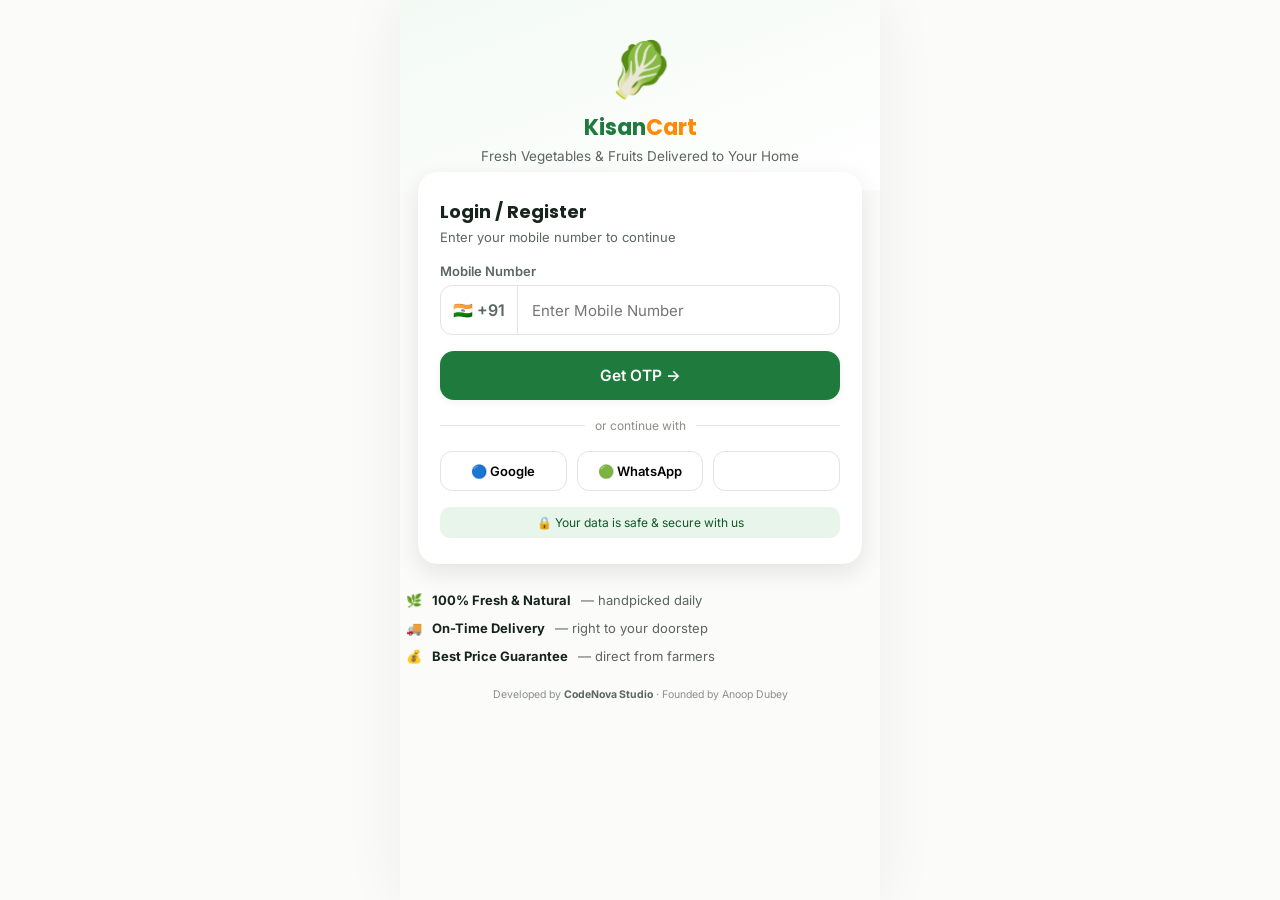
<file: index.html>
<!DOCTYPE html>
<html lang="en">
<head>
<meta charset="UTF-8">
<meta name="viewport" content="width=device-width, initial-scale=1.0, viewport-fit=cover">
<title>KisanCart — Fresh Vegetables Delivered</title>
<meta name="theme-color" content="#1E7A3D">
<link rel="manifest" href="manifest.json">
<link rel="preconnect" href="https://fonts.googleapis.com">
<link href="https://fonts.googleapis.com/css2?family=Poppins:wght@600;700;800&family=Inter:wght@400;500;600;700&display=swap" rel="stylesheet">
<link rel="stylesheet" href="style.css">
</head>
<body>

<div class="splash-wrap">
  <div class="emoji-logo">🥬</div>
  <h1><b>Kisan</b><i>Cart</i></h1>
  <p class="tagline">Fresh Vegetables Delivered to Your Doorstep</p>
  <div class="loader"><span></span></div>
</div>

<script src="script.js"></script>
<script>
  setTimeout(function () {
    const loggedIn = localStorage.getItem("kisancart_logged_in");
    window.location.href = loggedIn ? "home.html" : "login.html";
  }, 1800);
</script>
</body>
</html>
</file>
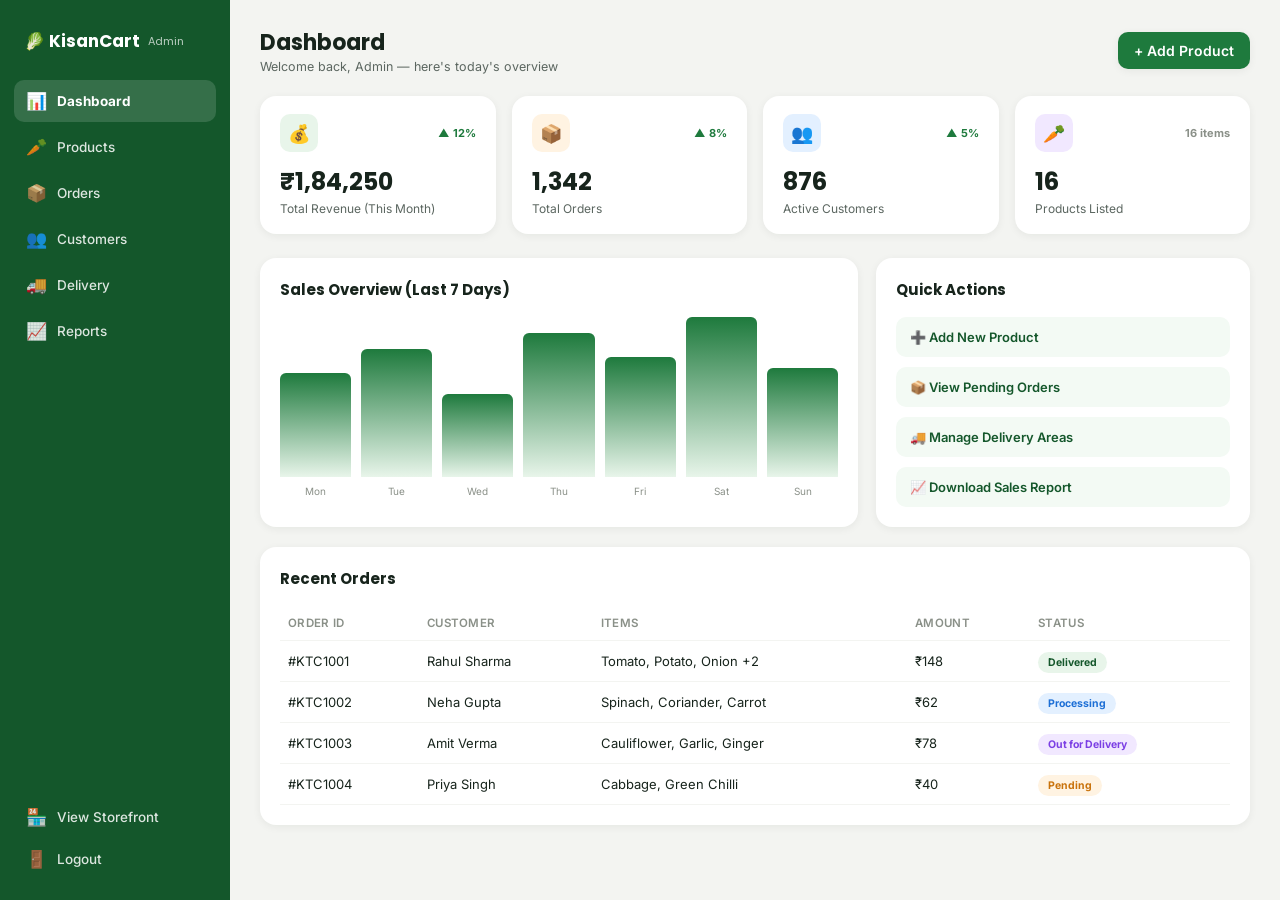
<file: admin.html>
<!DOCTYPE html>
<html lang="en">
<head>
<meta charset="UTF-8">
<meta name="viewport" content="width=device-width, initial-scale=1.0">
<title>Admin Panel — KisanCart</title>
<meta name="theme-color" content="#14572B">
<link rel="preconnect" href="https://fonts.googleapis.com">
<link href="https://fonts.googleapis.com/css2?family=Poppins:wght@600;700;800&family=Inter:wght@400;500;600;700&display=swap" rel="stylesheet">
<link rel="stylesheet" href="style.css">
</head>
<body>
<div class="admin-body">

  <!-- ============ SIDEBAR ============ -->
  <div class="admin-sidebar">
    <div class="brand">🥬 KisanCart <span style="font-size:11px;opacity:0.7;font-weight:400;">Admin</span></div>
    <div class="s-link active" data-view="dashboard"><span class="ic">📊</span> Dashboard</div>
    <div class="s-link" data-view="products"><span class="ic">🥕</span> Products</div>
    <div class="s-link" data-view="orders"><span class="ic">📦</span> Orders</div>
    <div class="s-link" data-view="customers"><span class="ic">👥</span> Customers</div>
    <div class="s-link" data-view="delivery"><span class="ic">🚚</span> Delivery</div>
    <div class="s-link" data-view="reports"><span class="ic">📈</span> Reports</div>
    <div style="margin-top:auto;padding-top:30px;">
      <div class="s-link" onclick="window.location.href='home.html'"><span class="ic">🏪</span> View Storefront</div>
      <div class="s-link" onclick="toast('Logged out (demo)')"><span class="ic">🚪</span> Logout</div>
    </div>
  </div>

  <!-- ============ MAIN ============ -->
  <div class="admin-main">

    <!-- DASHBOARD -->
    <div id="view-dashboard" class="admin-view">
      <div class="admin-topbar">
        <div><h2>Dashboard</h2><p>Welcome back, Admin — here's today's overview</p></div>
        <button class="btn btn-primary btn-sm">+ Add Product</button>
      </div>

      <div class="kpi-grid">
        <div class="kpi-card">
          <div class="top"><div class="ic-box" style="background:var(--green-light);">💰</div><span class="delta">▲ 12%</span></div>
          <div class="val">₹1,84,250</div><div class="lbl">Total Revenue (This Month)</div>
        </div>
        <div class="kpi-card">
          <div class="top"><div class="ic-box" style="background:var(--orange-light);">📦</div><span class="delta">▲ 8%</span></div>
          <div class="val">1,342</div><div class="lbl">Total Orders</div>
        </div>
        <div class="kpi-card">
          <div class="top"><div class="ic-box" style="background:#E3F0FF;">👥</div><span class="delta">▲ 5%</span></div>
          <div class="val">876</div><div class="lbl">Active Customers</div>
        </div>
        <div class="kpi-card">
          <div class="top"><div class="ic-box" style="background:#F1E8FF;">🥕</div><span class="delta" style="color:var(--gray-500);">16 items</span></div>
          <div class="val">16</div><div class="lbl">Products Listed</div>
        </div>
      </div>

      <div class="admin-grid-2">
        <div class="panel">
          <h3>Sales Overview (Last 7 Days)</h3>
          <div class="bar-chart" id="sales-bar-chart"></div>
        </div>
        <div class="panel">
          <h3>Quick Actions</h3>
          <div class="quick-actions">
            <button onclick="toast('Opens Add Product form (demo)')">➕ Add New Product</button>
            <button onclick="switchView('orders')">📦 View Pending Orders</button>
            <button onclick="toast('Opens delivery area settings (demo)')">🚚 Manage Delivery Areas</button>
            <button onclick="switchView('reports')">📈 Download Sales Report</button>
          </div>
        </div>
      </div>

      <div class="panel">
        <h3>Recent Orders</h3>
        <table class="admin-table">
          <thead><tr><th>Order ID</th><th>Customer</th><th>Items</th><th>Amount</th><th>Status</th></tr></thead>
          <tbody id="recent-orders-body"></tbody>
        </table>
      </div>
    </div>

    <!-- PRODUCTS -->
    <div id="view-products" class="admin-view" style="display:none;">
      <div class="admin-topbar">
        <div><h2>Product Management</h2><p>Add, edit, or update stock &amp; pricing</p></div>
        <button class="btn btn-primary btn-sm" onclick="toast('Add Product form (demo)')">+ Add Product</button>
      </div>
      <div class="panel">
        <table class="admin-table">
          <thead><tr><th></th><th>Product</th><th>Category</th><th>Price</th><th>Stock</th><th>Actions</th></tr></thead>
          <tbody id="products-body"></tbody>
        </table>
      </div>
    </div>

    <!-- ORDERS -->
    <div id="view-orders" class="admin-view" style="display:none;">
      <div class="admin-topbar"><div><h2>Orders</h2><p>Track and manage all customer orders</p></div></div>
      <div class="panel">
        <table class="admin-table">
          <thead><tr><th>Order ID</th><th>Customer</th><th>Area</th><th>Amount</th><th>Status</th><th>Action</th></tr></thead>
          <tbody id="all-orders-body"></tbody>
        </table>
      </div>
    </div>

    <!-- CUSTOMERS -->
    <div id="view-customers" class="admin-view" style="display:none;">
      <div class="admin-topbar"><div><h2>Customers</h2><p>All registered customers</p></div></div>
      <div class="panel">
        <table class="admin-table">
          <thead><tr><th>Name</th><th>Phone</th><th>Area</th><th>Orders</th></tr></thead>
          <tbody>
            <tr><td>Rahul Sharma</td><td>+91 98765 43210</td><td>Mahmoorganj, Varanasi</td><td>12</td></tr>
            <tr><td>Neha Gupta</td><td>+91 91234 56780</td><td>Sigra, Varanasi</td><td>7</td></tr>
            <tr><td>Amit Verma</td><td>+91 99887 66554</td><td>Lanka, Varanasi</td><td>19</td></tr>
            <tr><td>Priya Singh</td><td>+91 90011 22334</td><td>Bhelupur, Varanasi</td><td>4</td></tr>
          </tbody>
        </table>
      </div>
    </div>

    <!-- DELIVERY -->
    <div id="view-delivery" class="admin-view" style="display:none;">
      <div class="admin-topbar"><div><h2>Delivery Management</h2><p>Areas, charges, slots &amp; assigned orders</p></div></div>
      <div class="admin-grid-2">
        <div class="panel">
          <h3>Delivery Areas</h3>
          <table class="admin-table">
            <thead><tr><th>Area</th><th>Charge</th><th>Status</th></tr></thead>
            <tbody>
              <tr><td>Mahmoorganj</td><td>₹15</td><td><span class="status-pill delivered">Active</span></td></tr>
              <tr><td>Sigra</td><td>₹15</td><td><span class="status-pill delivered">Active</span></td></tr>
              <tr><td>Lanka</td><td>₹20</td><td><span class="status-pill delivered">Active</span></td></tr>
              <tr><td>Bhelupur</td><td>Free above ₹199</td><td><span class="status-pill delivered">Active</span></td></tr>
            </tbody>
          </table>
        </div>
        <div class="panel">
          <h3>Delivery Slots</h3>
          <div class="quick-actions">
            <div class="option-row selected"><div class="radio"></div><div class="txt"><b>Express</b><span>60–90 min</span></div></div>
            <div class="option-row"><div class="radio"></div><div class="txt"><b>Evening</b><span>5–8 PM</span></div></div>
            <div class="option-row"><div class="radio"></div><div class="txt"><b>Next Morning</b><span>7–9 AM</span></div></div>
          </div>
        </div>
      </div>
    </div>

    <!-- REPORTS -->
    <div id="view-reports" class="admin-view" style="display:none;">
      <div class="admin-topbar"><div><h2>Reports</h2><p>Sales &amp; performance insights</p></div></div>
      <div class="admin-grid-2">
        <div class="panel">
          <h3>Monthly Sales</h3>
          <div class="bar-chart" id="monthly-bar-chart"></div>
        </div>
        <div class="panel">
          <h3>Top Selling Products</h3>
          <table class="admin-table">
            <thead><tr><th>Product</th><th>Units Sold</th></tr></thead>
            <tbody>
              <tr><td>🍅 Tomato</td><td>412</td></tr>
              <tr><td>🥔 Potato</td><td>380</td></tr>
              <tr><td>🧅 Onion</td><td>355</td></tr>
              <tr><td>🥬 Spinach</td><td>210</td></tr>
            </tbody>
          </table>
        </div>
      </div>
      <div class="panel">
        <h3>Profit Summary</h3>
        <div class="kpi-grid" style="grid-template-columns:repeat(3,1fr);">
          <div class="kpi-card"><div class="val">₹1,84,250</div><div class="lbl">Gross Sales</div></div>
          <div class="kpi-card"><div class="val">₹1,32,900</div><div class="lbl">Cost of Goods</div></div>
          <div class="kpi-card"><div class="val" style="color:var(--green);">₹51,350</div><div class="lbl">Net Profit</div></div>
        </div>
      </div>
    </div>

  </div>
</div>

<script src="script.js"></script>
<script>
function switchView(view) {
  document.querySelectorAll(".admin-view").forEach(v => v.style.display = "none");
  document.getElementById("view-" + view).style.display = "block";
  document.querySelectorAll(".s-link[data-view]").forEach(l => l.classList.toggle("active", l.dataset.view === view));
}
document.querySelectorAll(".s-link[data-view]").forEach(l => l.addEventListener("click", () => switchView(l.dataset.view)));

// Sales bar chart (mock)
const weekData = [{d:"Mon",v:65},{d:"Tue",v:80},{d:"Wed",v:52},{d:"Thu",v:90},{d:"Fri",v:75},{d:"Sat",v:100},{d:"Sun",v:68}];
document.getElementById("sales-bar-chart").innerHTML = weekData.map(x => `<div class="bar" style="height:${x.v}%;"><span>${x.d}</span></div>`).join("");
const monthData = [{d:"Jan",v:60},{d:"Feb",v:72},{d:"Mar",v:55},{d:"Apr",v:88},{d:"May",v:95},{d:"Jun",v:100}];
document.getElementById("monthly-bar-chart").innerHTML = monthData.map(x => `<div class="bar" style="height:${x.v}%;"><span>${x.d}</span></div>`).join("");

// Recent orders (mock, from shared DEMO_ORDERS)
const CUSTOMER_NAMES = { KTC1001:"Rahul Sharma", KTC1002:"Neha Gupta", KTC1003:"Amit Verma", KTC1004:"Priya Singh" };
const statusLabel = { pending:"Pending", processing:"Processing", out:"Out for Delivery", delivered:"Delivered", cancelled:"Cancelled" };
document.getElementById("recent-orders-body").innerHTML = DEMO_ORDERS.map(o => `
  <tr><td>#${o.id}</td><td>${CUSTOMER_NAMES[o.id]}</td><td>${o.items}</td><td>₹${o.total}</td><td><span class="status-pill ${o.status}">${statusLabel[o.status]}</span></td></tr>
`).join("");
document.getElementById("all-orders-body").innerHTML = DEMO_ORDERS.map(o => `
  <tr><td>#${o.id}</td><td>${CUSTOMER_NAMES[o.id]}</td><td>Varanasi</td><td>₹${o.total}</td><td><span class="status-pill ${o.status}">${statusLabel[o.status]}</span></td><td><button class="btn btn-ghost btn-sm" onclick="toast('Order details (demo)')">View</button></td></tr>
`).join("");

// Products table (from shared PRODUCTS)
document.getElementById("products-body").innerHTML = PRODUCTS.map(p => `
  <tr>
    <td><div style="width:40px;height:40px;border-radius:10px;background:radial-gradient(circle at 50% 35%,#fff 0%,var(--green-pale) 70%,var(--green-light) 100%);display:flex;align-items:center;justify-content:center;font-size:22px;box-shadow:inset 0 0 0 1px rgba(30,122,61,0.10);"><span class="emoji-ico">${p.emoji}</span></div></td>
    <td>${p.name}<br><span style="font-size:11px;color:var(--gray-500);">${p.unit}</span></td>
    <td style="text-transform:capitalize;">${p.cat}</td>
    <td>₹${p.price} <span style="color:var(--gray-500);text-decoration:line-through;font-size:11px;">₹${p.mrp}</span></td>
    <td><span class="status-pill delivered">In Stock</span></td>
    <td>
      <button class="btn btn-ghost btn-sm" onclick="toast('Edit ${p.name} (demo)')">Edit</button>
      <button class="btn btn-ghost btn-sm" style="color:#C23535;" onclick="toast('${p.name} deleted (demo)','🗑️')">Delete</button>
    </td>
  </tr>
`).join("");
</script>
</body>
</html>
</file>
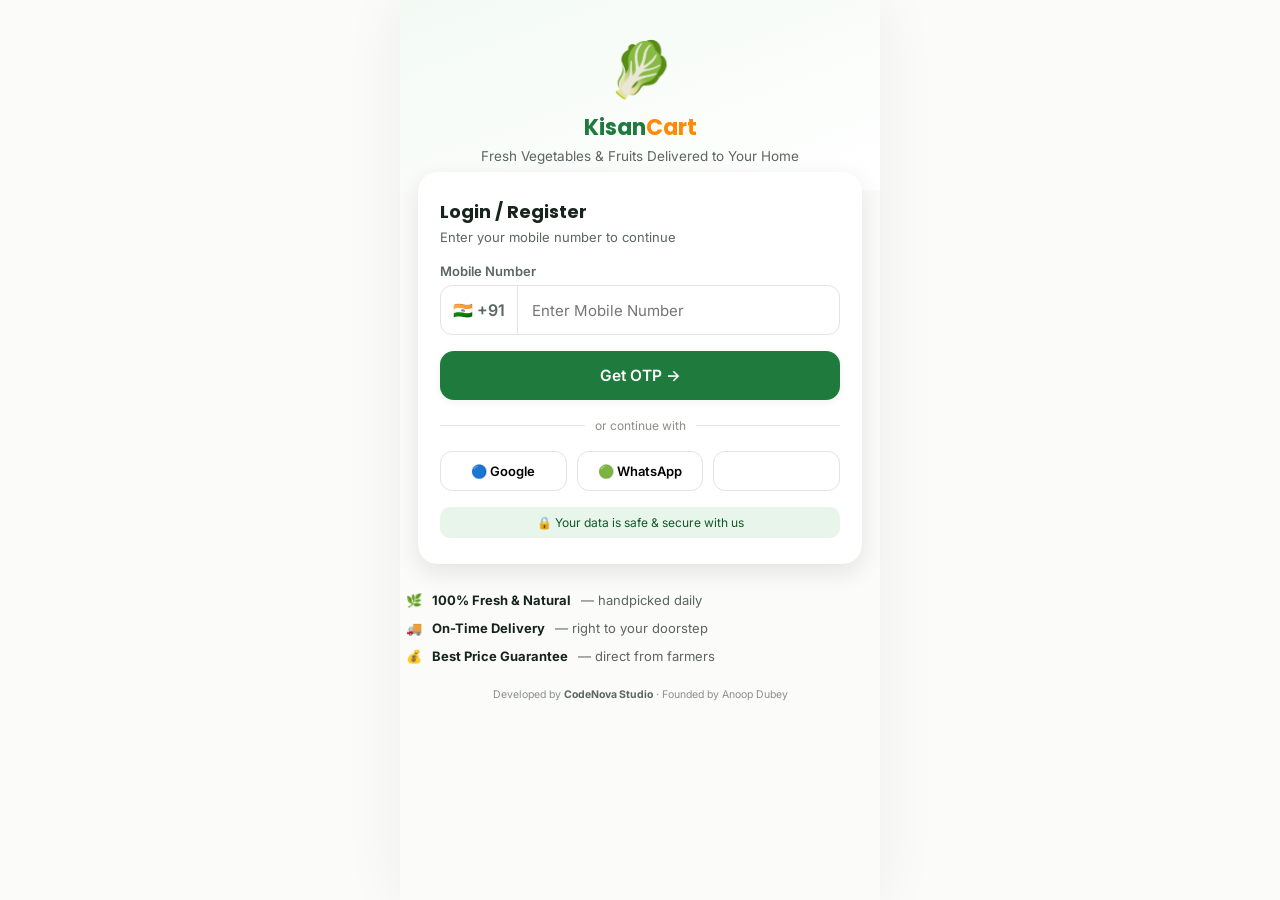
<file: home.html>
<!DOCTYPE html>
<html lang="en">
<head>
<meta charset="UTF-8">
<meta name="viewport" content="width=device-width, initial-scale=1.0, viewport-fit=cover">
<title>KisanCart — Fresh Vegetables Delivered</title>
<meta name="theme-color" content="#1E7A3D">
<link rel="preconnect" href="https://fonts.googleapis.com">
<link href="https://fonts.googleapis.com/css2?family=Poppins:wght@600;700;800&family=Inter:wght@400;500;600;700&display=swap" rel="stylesheet">
<link rel="stylesheet" href="style.css">
</head>
<body>
<div class="app-shell">

  <!-- ============ TAB: HOME ============ -->
  <div id="tab-home" class="tab-page">
    <div class="announce-bar">🌿 100% Fresh &amp; Natural &nbsp;•&nbsp; 🚚 On-Time Delivery &nbsp;•&nbsp; 💰 Best Price Guaranteed</div>
    <div class="home-topbar">
      <div class="location-chip">
        <span style="font-size:18px;">📍</span>
        <div>
          <div class="lbl">Deliver to</div>
          <div class="val" id="home-area">Mahmoorganj, Varanasi ⌄</div>
        </div>
      </div>
      <div class="topbar-icons">
        <span onclick="goTab('cart')" style="position:relative;cursor:pointer;">
          🛒<span class="js-cart-count cart-badge" style="display:none;">0</span>
        </span>
        <span onclick="goTab('account')" style="cursor:pointer;">👤</span>
      </div>
    </div>
    <div class="search-wrap">
      <div class="search-box">🔍 Search "tomato", "spinach"...</div>
    </div>

    <div class="content-area">
      <div class="hero-banner">
        <span class="tag">FLAT 20% OFF</span>
        <h2>Fresh Vegetables Straight from Farmers</h2>
        <p>Handpicked daily, delivered to your doorstep</p>
        <span class="emoji-deco">🧺</span>
      </div>

      <div class="info-strip">
        <div class="item"><div class="ic">🌾</div><p>From Farmers</p></div>
        <div class="item"><div class="ic">✅</div><p>100% Fresh</p></div>
        <div class="item"><div class="ic">🚴</div><p>Fast Delivery</p></div>
        <div class="item"><div class="ic">🛡️</div><p>Safe &amp; Hygienic</p></div>
      </div>

      <div class="section">
        <div class="section-head"><h3>Shop by Category</h3><span class="see-all" onclick="goTab('categories')">View All</span></div>
        <div class="cat-scroll" id="home-cat-scroll"></div>
      </div>

      <div class="section">
        <div class="section-head"><h3>🔥 Today's Fresh Vegetables</h3><span class="see-all" onclick="goTab('categories')">View All</span></div>
        <div class="product-grid" id="home-fresh-grid"></div>
      </div>

      <div class="section">
        <div class="section-head"><h3>⭐ Popular Products</h3><span class="see-all" onclick="goTab('categories')">View All</span></div>
        <div class="product-grid" id="home-popular-grid"></div>
      </div>

      <div class="section" style="padding-bottom:8px;">
        <div style="background:var(--orange-light);border-radius:16px;padding:16px 18px;display:flex;align-items:center;gap:12px;">
          <span style="font-size:26px;">🚚</span>
          <div>
            <b style="font-size:13px;">Free delivery above ₹199</b>
            <p style="font-size:11.5px;color:var(--text-soft);margin-top:2px;">Delivered fresh within 60–90 minutes</p>
          </div>
        </div>
      </div>
      <div class="app-footer-credit">Developed by <b>CodeNova Studio</b> · Founded by Anoop Dubey</div>
    </div>
  </div>

  <!-- ============ TAB: CATEGORIES ============ -->
  <div id="tab-categories" class="tab-page" style="display:none;">
    <div class="topbar"><h1>Categories</h1><span style="font-size:18px;">🔍</span></div>
    <div class="content-area">
      <div class="section" style="padding-top:16px;">
        <div class="cat-scroll" id="cat-page-scroll"></div>
      </div>
      <div class="section">
        <div class="section-head"><h3 id="cat-page-title">All Vegetables</h3></div>
        <div class="product-grid" id="cat-page-grid"></div>
      </div>
      <div class="app-footer-credit">Developed by <b>CodeNova Studio</b> · Founded by Anoop Dubey</div>
    </div>
  </div>

  <!-- ============ TAB: CART ============ -->
  <div id="tab-cart" class="tab-page" style="display:none;">
    <div class="topbar"><h1>My Cart</h1></div>
    <div class="content-area" id="cart-content">
      <!-- rendered by JS -->
    </div>
  </div>

  <!-- ============ TAB: ORDERS ============ -->
  <div id="tab-orders" class="tab-page" style="display:none;">
    <div class="topbar"><h1>My Orders</h1></div>
    <div class="content-area">
      <div class="section" style="padding-top:16px;">
        <div class="order-status-tabs" id="order-tabs">
          <div class="tab active" data-status="all">All</div>
          <div class="tab" data-status="pending">Pending</div>
          <div class="tab" data-status="processing">Processing</div>
          <div class="tab" data-status="out">Out for Delivery</div>
          <div class="tab" data-status="delivered">Delivered</div>
          <div class="tab" data-status="cancelled">Cancelled</div>
        </div>
        <div id="orders-list"></div>
      </div>
      <div class="app-footer-credit">Developed by <b>CodeNova Studio</b> · Founded by Anoop Dubey</div>
    </div>
  </div>

  <!-- ============ TAB: ACCOUNT ============ -->
  <div id="tab-account" class="tab-page" style="display:none;">
    <div class="topbar"><h1>Profile</h1></div>
    <div class="content-area">
      <div class="profile-head">
        <div class="avatar" id="acc-initial">R</div>
        <div>
          <h3 id="acc-name">Rahul Sharma</h3>
          <p id="acc-phone">+91 98765 43210</p>
        </div>
      </div>
      <div class="menu-list">
        <div class="menu-row"><span class="ic">👤</span> Personal Details <span class="arrow">›</span></div>
        <div class="menu-row"><span class="ic">📍</span> Saved Address <span class="arrow">›</span></div>
        <div class="menu-row" onclick="goTab('orders')"><span class="ic">📦</span> Order History <span class="arrow">›</span></div>
        <div class="menu-row"><span class="ic">🎧</span> Support <span class="arrow">›</span></div>
        <div class="menu-row"><span class="ic">⚙️</span> Settings <span class="arrow">›</span></div>
      </div>
      <div class="menu-list">
        <div class="menu-row danger" id="logout-btn"><span class="ic">🚪</span> Logout <span class="arrow">›</span></div>
      </div>
      <div class="app-footer-credit">Developed by <b>CodeNova Studio</b> · Founded by Anoop Dubey<br>v1.0 Demo Build</div>
    </div>
  </div>

  <!-- ============ BOTTOM NAV ============ -->
  <div class="bottom-nav" id="bottom-nav">
    <div class="nav-item active" data-tab="home"><span class="ic">🏠</span>Home</div>
    <div class="nav-item" data-tab="categories"><span class="ic">📂</span>Categories</div>
    <div class="nav-item" data-tab="cart"><span class="ic">🛒</span>Cart<span class="js-cart-count nav-badge" style="display:none;">0</span></div>
    <div class="nav-item" data-tab="orders"><span class="ic">📋</span>Orders</div>
    <div class="nav-item" data-tab="account"><span class="ic">👤</span>Account</div>
  </div>

  <!-- ============ PRODUCT DETAIL OVERLAY ============ -->
  <div class="overlay" id="pd-overlay" style="align-items:stretch;">
    <div style="background:var(--bg);width:100%;max-width:480px;margin:0 auto;overflow-y:auto;">
      <div class="topbar" style="position:relative;">
        <button class="back-btn" onclick="closeProductDetail()">←</button>
        <h1 id="pd-title-top">Product</h1>
        <span style="font-size:18px;cursor:pointer;" onclick="goTab('cart');closeProductDetail();">🛒<span class="js-cart-count" id="pd-cart-count" style="font-size:10px;"></span></span>
      </div>
      <div class="pd-gallery" id="pd-emoji">
        <span class="emoji-ico" id="pd-emoji-span">🍅</span>
        <div class="dots"><span class="on"></span><span></span><span></span></div>
      </div>
      <div class="pd-body">
        <h2 id="pd-name">Tomato</h2>
        <p class="unit" id="pd-unit">1 kg pack</p>
        <div class="pd-price-row">
          <span class="price" id="pd-price">₹25</span>
          <span class="mrp" id="pd-mrp">₹30</span>
          <span class="disc" id="pd-disc">17% OFF</span>
        </div>
        <div class="pd-qty-row">
          <span class="lbl">Quantity</span>
          <div class="pd-stepper">
            <button onclick="pdChangeQty(-1)">−</button>
            <span class="val" id="pd-qty-val">1</span>
            <button onclick="pdChangeQty(1)">+</button>
          </div>
        </div>
        <div class="pd-tabs">
          <div class="pd-tab active" data-t="desc">Description</div>
          <div class="pd-tab" data-t="nutri">Nutrition</div>
        </div>
        <p class="pd-desc" id="pd-desc">Description here.</p>
        <div class="nutrition-grid" id="pd-nutrition" style="display:none;"></div>

        <div class="section-head" style="padding:0;margin-top:10px;"><h3>Related Products</h3></div>
        <div class="related-scroll" id="pd-related" style="margin-top:10px;"></div>
      </div>
      <div class="pd-sticky-bar">
        <button class="btn btn-outline" onclick="pdAddToCart()">Add to Cart</button>
        <button class="btn btn-primary" onclick="pdBuyNow()">Buy Now</button>
      </div>
    </div>
  </div>

  <!-- ============ CHECKOUT OVERLAY ============ -->
  <div class="overlay" id="checkout-overlay" style="align-items:stretch;">
    <div style="background:var(--bg);width:100%;max-width:480px;margin:0 auto;overflow-y:auto;padding-bottom:110px;">
      <div class="topbar"><button class="back-btn" onclick="closeCheckout()">←</button><h1>Checkout</h1></div>
      <div style="padding:18px;">
        <div class="section-head" style="padding:0;"><h3>Delivery Address</h3></div>
        <div class="addr-card" style="margin-top:10px;">
          <span class="tag">HOME</span>
          <h4 id="chk-addr-name">Rahul Sharma</h4>
          <p id="chk-addr-full">B-21/12, Mahmoorganj, Varanasi, Uttar Pradesh - 221010</p>
        </div>

        <div class="section-head" style="padding:0;margin-top:22px;"><h3>Delivery Slot</h3></div>
        <div class="slot-options" style="margin-top:10px;" id="slot-options">
          <div class="option-row selected" data-slot="express"><div class="radio"></div><div class="txt"><b>Express (60–90 min)</b><span>Delivered today, fastest option</span></div></div>
          <div class="option-row" data-slot="evening"><div class="radio"></div><div class="txt"><b>Evening Slot</b><span>5:00 PM – 8:00 PM today</span></div></div>
          <div class="option-row" data-slot="tomorrow"><div class="radio"></div><div class="txt"><b>Tomorrow Morning</b><span>7:00 AM – 9:00 AM</span></div></div>
        </div>

        <div class="section-head" style="padding:0;margin-top:22px;"><h3>Payment Method</h3></div>
        <div class="pay-options" style="margin-top:10px;" id="pay-options">
          <div class="option-row selected" data-pay="upi"><div class="radio"></div><div class="txt"><b>UPI</b><span>Google Pay, PhonePe, Paytm</span></div></div>
          <div class="option-row" data-pay="cod"><div class="radio"></div><div class="txt"><b>Cash on Delivery</b><span>Pay when your order arrives</span></div></div>
        </div>

        <div class="section-head" style="padding:0;margin-top:22px;"><h3>Order Summary</h3></div>
        <div class="summary-card" id="checkout-summary"></div>
      </div>
      <div class="pd-sticky-bar">
        <button class="btn btn-primary" id="place-order-btn">Place Order (Demo)</button>
      </div>
    </div>
  </div>

  <!-- ============ ORDER SUCCESS OVERLAY ============ -->
  <div class="overlay" id="success-overlay" style="align-items:stretch;">
    <div style="background:var(--bg);width:100%;max-width:480px;margin:0 auto;overflow-y:auto;">
      <div class="success-wrap">
        <div class="check-circle">✓</div>
        <h2>Order Placed Successfully!</h2>
        <p>Thank you for shopping with KisanCart 🌿</p>
        <div class="order-id-box">
          <div class="lbl">Order ID</div>
          <div class="val" id="success-order-id">KTC1005</div>
        </div>
        <div class="eta-box">⏱️ Estimated Delivery: <span id="success-eta">60–90 minutes</span></div>
        <button class="btn btn-primary" onclick="continueShopping()">Continue Shopping</button>
        <button class="btn btn-ghost" style="margin-top:12px;" onclick="closeSuccessToOrders()">Track My Order</button>
      </div>
    </div>
  </div>

</div>

<script src="script.js"></script>
<script>
/* ================= State ================= */
let currentProductId = null;
let pdQty = 1;
let selectedSlot = "express";
let selectedPay = "upi";

/* ================= Auth guard ================= */
if (!localStorage.getItem("kisancart_logged_in")) {
  window.location.href = "login.html";
}

/* ================= Tab Navigation ================= */
function goTab(tab) {
  document.querySelectorAll(".tab-page").forEach(el => el.style.display = "none");
  document.getElementById("tab-" + tab).style.display = "block";
  document.querySelectorAll(".nav-item").forEach(el => el.classList.toggle("active", el.dataset.tab === tab));
  window.scrollTo(0,0);
  if (tab === "cart") renderCart();
  if (tab === "orders") renderOrders("all");
  if (tab === "categories" && !window._catInit) initCategoriesPage();
}
document.querySelectorAll(".nav-item").forEach(el => el.addEventListener("click", () => goTab(el.dataset.tab)));

/* ================= Product Card Renderer ================= */
function productCardHTML(p) {
  const discount = Math.round(((p.mrp - p.price) / p.mrp) * 100);
  const inCart = Cart.get()[p.id] || 0;
  return `
  <div class="product-card">
    <div class="img-wrap" onclick="openProductDetail('${p.id}')">
      <span class="discount-tag">${discount}% OFF</span>
      <span class="fav">🤍</span>
      <span class="emoji-ico">${p.emoji}</span>
    </div>
    <div class="info">
      <div class="pname" onclick="openProductDetail('${p.id}')">${p.name}</div>
      <div class="punit">${p.unit}</div>
      <div class="price-row"><span class="price">₹${p.price}</span><span class="mrp">₹${p.mrp}</span></div>
      <div class="qty-area" data-pid="${p.id}">
        ${inCart > 0 ? qtyStepperHTML(p.id, inCart) : `<button class="add-btn" onclick="quickAdd('${p.id}')">+ Add to Cart</button>`}
      </div>
    </div>
  </div>`;
}
function qtyStepperHTML(id, qty) {
  return `<div class="qty-stepper">
    <button onclick="quickChangeQty('${id}',-1)">−</button>
    <span class="qty-val">${qty}</span>
    <button onclick="quickChangeQty('${id}',1)">+</button>
  </div>`;
}
function refreshQtyArea(id) {
  const areas = document.querySelectorAll(`.qty-area[data-pid="${id}"]`);
  const qty = Cart.get()[id] || 0;
  areas.forEach(a => a.innerHTML = qty > 0 ? qtyStepperHTML(id, qty) : `<button class="add-btn" onclick="quickAdd('${id}')">+ Add to Cart</button>`);
}
function quickAdd(id) {
  Cart.add(id, 1);
  updateCartBadges();
  refreshQtyArea(id);
  const p = PRODUCTS.find(p => p.id === id);
  toast(p.name + " added to cart", "🛒");
}
function quickChangeQty(id, delta) {
  const cur = Cart.get()[id] || 0;
  Cart.setQty(id, cur + delta);
  updateCartBadges();
  refreshQtyArea(id);
  if (document.getElementById("tab-cart").style.display !== "none") renderCart();
}

/* ================= Home Page Render ================= */
function renderHome() {
  document.getElementById("home-cat-scroll").innerHTML = CATEGORIES.map(c => `
    <div class="cat-item" onclick="goTab('categories');selectCategory('${c.id}')">
      <div class="cat-circle"><span class="emoji-ico">${c.emoji}</span></div><span>${c.name}</span>
    </div>`).join("");
  document.getElementById("home-fresh-grid").innerHTML = PRODUCTS.slice(0,4).map(productCardHTML).join("");
  document.getElementById("home-popular-grid").innerHTML = PRODUCTS.slice(4,8).map(productCardHTML).join("");

  const profile = JSON.parse(localStorage.getItem("kisancart_profile") || "null");
  if (profile) document.getElementById("home-area").textContent = (profile.area || "Varanasi") + " ⌄";
}

/* ================= Categories Page ================= */
window._catInit = false;
let activeCat = "all";
function initCategoriesPage() {
  window._catInit = true;
  document.getElementById("cat-page-scroll").innerHTML =
    `<div class="cat-item active" onclick="selectCategory('all')"><div class="cat-circle"><span class="emoji-ico">🧺</span></div><span>All</span></div>` +
    CATEGORIES.map(c => `<div class="cat-item" onclick="selectCategory('${c.id}')"><div class="cat-circle"><span class="emoji-ico">${c.emoji}</span></div><span>${c.name}</span></div>`).join("");
  selectCategory("all");
}
function selectCategory(catId) {
  activeCat = catId;
  document.querySelectorAll("#cat-page-scroll .cat-item").forEach((el,i) => el.classList.remove("active"));
  const list = catId === "all" ? PRODUCTS : PRODUCTS.filter(p => p.cat === catId);
  const label = catId === "all" ? "All Vegetables" : (CATEGORIES.find(c=>c.id===catId)?.name + " Vegetables");
  document.getElementById("cat-page-title").textContent = label;
  document.getElementById("cat-page-grid").innerHTML = list.map(productCardHTML).join("") || `<p style="grid-column:1/-1;color:var(--text-soft);font-size:13px;">No products found.</p>`;
  // highlight
  document.querySelectorAll("#cat-page-scroll .cat-item").forEach(el => {
    const txt = el.querySelector("span").textContent.toLowerCase();
    const match = catId === "all" ? txt === "all" : txt.startsWith(CATEGORIES.find(c=>c.id===catId).name.toLowerCase().slice(0,4));
  });
}

/* ================= Product Detail ================= */
function openProductDetail(id) {
  currentProductId = id;
  pdQty = 1;
  const p = PRODUCTS.find(p => p.id === id);
  document.getElementById("pd-title-top").textContent = p.name;
  document.getElementById("pd-emoji-span").textContent = p.emoji;
  document.getElementById("pd-name").textContent = p.name;
  document.getElementById("pd-unit").textContent = p.unit + " pack";
  document.getElementById("pd-price").textContent = "₹" + p.price;
  document.getElementById("pd-mrp").textContent = "₹" + p.mrp;
  document.getElementById("pd-disc").textContent = Math.round(((p.mrp-p.price)/p.mrp)*100) + "% OFF";
  document.getElementById("pd-qty-val").textContent = pdQty;
  document.getElementById("pd-desc").textContent = p.desc;
  document.getElementById("pd-nutrition").innerHTML = p.nutrition.map(n => `<div class="nut-card"><b>${n[1]}</b><span>${n[0]}</span></div>`).join("");
  const related = PRODUCTS.filter(x => x.cat === p.cat && x.id !== p.id).slice(0,5);
  document.getElementById("pd-related").innerHTML = related.map(r => `
    <div style="flex-shrink:0;width:110px;background:white;border-radius:12px;box-shadow:var(--shadow-sm);padding:10px;text-align:center;" onclick="openProductDetail('${r.id}')">
      <div style="font-size:34px;"><span class="emoji-ico">${r.emoji}</span></div>
      <div style="font-size:12px;font-weight:600;margin-top:4px;">${r.name}</div>
      <div style="font-size:11.5px;color:var(--green-dark);font-weight:700;">₹${r.price}</div>
    </div>`).join("");
  document.getElementById("pd-overlay").classList.add("show");
  document.querySelectorAll(".pd-tab")[0].classList.add("active");
  document.querySelectorAll(".pd-tab")[1].classList.remove("active");
  document.getElementById("pd-desc").style.display = "block";
  document.getElementById("pd-nutrition").style.display = "none";
}
function closeProductDetail() { document.getElementById("pd-overlay").classList.remove("show"); }
function pdChangeQty(delta) {
  pdQty = Math.max(1, pdQty + delta);
  document.getElementById("pd-qty-val").textContent = pdQty;
}
function pdAddToCart() {
  Cart.add(currentProductId, pdQty);
  updateCartBadges();
  refreshQtyArea(currentProductId);
  toast("Added to cart", "🛒");
}
function pdBuyNow() {
  Cart.add(currentProductId, pdQty);
  updateCartBadges();
  closeProductDetail();
  openCheckout();
}
document.querySelectorAll(".pd-tab").forEach((tab, i) => {
  tab.addEventListener("click", () => {
    document.querySelectorAll(".pd-tab").forEach(t => t.classList.remove("active"));
    tab.classList.add("active");
    document.getElementById("pd-desc").style.display = i === 0 ? "block" : "none";
    document.getElementById("pd-nutrition").style.display = i === 1 ? "grid" : "none";
  });
});

/* ================= Cart Tab ================= */
function renderCart() {
  const lines = Cart.lines();
  const container = document.getElementById("cart-content");
  if (lines.length === 0) {
    container.innerHTML = `
      <div class="empty-state">
        <div class="ic">🛒</div>
        <h3 style="font-family:var(--font-display);font-size:17px;margin-bottom:6px;">Your cart is empty</h3>
        <p>Add some fresh vegetables to get started!</p>
        <button class="btn btn-primary" style="margin-top:20px;" onclick="goTab('home')">Start Shopping</button>
      </div>`;
    return;
  }
  const subtotal = Cart.subtotal();
  const delivery = subtotal >= 199 ? 0 : 15;
  const total = subtotal + delivery;
  container.innerHTML = `
    <div style="padding:16px 18px 0;">
      ${lines.map(l => `
        <div class="cart-item">
          <div class="thumb"><span class="emoji-ico">${l.emoji}</span></div>
          <div class="meta">
            <div class="name">${l.name}</div>
            <div class="unit">${l.unit}</div>
            <div class="price">₹${l.price * l.qty}</div>
          </div>
          <div class="side">
            <div class="mini-stepper">
              <button onclick="quickChangeQty('${l.id}',-1)">−</button>
              <span>${l.qty}</span>
              <button onclick="quickChangeQty('${l.id}',1)">+</button>
            </div>
            <span class="remove-link" onclick="removeCartItem('${l.id}')">Remove</span>
          </div>
        </div>`).join("")}
      <div class="summary-card">
        <div class="summary-row"><span>Item Total</span><span>₹${subtotal}</span></div>
        <div class="summary-row"><span>Delivery Charges</span><span class="${delivery===0 ? 'free' : ''}">${delivery === 0 ? "FREE" : "₹"+delivery}</span></div>
        <div class="summary-row total"><span>To Pay</span><span>₹${total}</span></div>
      </div>
      <button class="btn btn-primary" style="margin:18px 0 26px;" onclick="openCheckout()">Proceed to Checkout →</button>
    </div>`;
}
function removeCartItem(id) {
  Cart.remove(id);
  updateCartBadges();
  renderCart();
  toast("Item removed", "🗑️");
}

/* ================= Checkout ================= */
function openCheckout() {
  if (Cart.lines().length === 0) { toast("Your cart is empty", "⚠️"); return; }
  const profile = JSON.parse(localStorage.getItem("kisancart_profile") || "null") || CUSTOMER;
  document.getElementById("chk-addr-name").textContent = profile.name || CUSTOMER.name;
  document.getElementById("chk-addr-full").textContent = (profile.address || CUSTOMER.address) + (profile.area ? (", " + profile.area) : "");
  renderCheckoutSummary();
  document.getElementById("checkout-overlay").classList.add("show");
}
function closeCheckout() { document.getElementById("checkout-overlay").classList.remove("show"); }
function renderCheckoutSummary() {
  const subtotal = Cart.subtotal();
  const delivery = subtotal >= 199 ? 0 : 15;
  const total = subtotal + delivery;
  document.getElementById("checkout-summary").innerHTML = `
    <div class="summary-row"><span>${Cart.lines().length} item(s)</span><span>₹${subtotal}</span></div>
    <div class="summary-row"><span>Delivery Charges</span><span class="${delivery===0?'free':''}">${delivery===0?"FREE":"₹"+delivery}</span></div>
    <div class="summary-row total"><span>Total Amount</span><span>₹${total}</span></div>`;
}
document.querySelectorAll("#slot-options .option-row").forEach(row => {
  row.addEventListener("click", () => {
    document.querySelectorAll("#slot-options .option-row").forEach(r => r.classList.remove("selected"));
    row.classList.add("selected");
    selectedSlot = row.dataset.slot;
  });
});
document.querySelectorAll("#pay-options .option-row").forEach(row => {
  row.addEventListener("click", () => {
    document.querySelectorAll("#pay-options .option-row").forEach(r => r.classList.remove("selected"));
    row.classList.add("selected");
    selectedPay = row.dataset.pay;
  });
});
document.getElementById("place-order-btn").addEventListener("click", () => {
  const id = genOrderId();
  document.getElementById("success-order-id").textContent = id;
  document.getElementById("success-eta").textContent = selectedSlot === "express" ? "60–90 minutes" : selectedSlot === "evening" ? "Today, 5–8 PM" : "Tomorrow, 7–9 AM";
  Cart.clear();
  updateCartBadges();
  closeCheckout();
  document.getElementById("success-overlay").classList.add("show");
});
function continueShopping() {
  document.getElementById("success-overlay").classList.remove("show");
  goTab("home");
}
function closeSuccessToOrders() {
  document.getElementById("success-overlay").classList.remove("show");
  goTab("orders");
}

/* ================= Orders Tab ================= */
function renderOrders(filter) {
  const list = filter === "all" ? DEMO_ORDERS : DEMO_ORDERS.filter(o => o.status === filter);
  const statusLabel = { pending:"Pending", processing:"Processing", out:"Out for Delivery", delivered:"Delivered", cancelled:"Cancelled" };
  const stepOrder = ["pending","processing","out","delivered"];
  document.getElementById("orders-list").innerHTML = list.map(o => {
    const stepIdx = stepOrder.indexOf(o.status);
    const timeline = o.status === "cancelled" ? "" : `
      <div class="timeline">
        ${stepOrder.map((s,i) => `<div class="step ${i<=stepIdx?'done':''}"><div class="dot"></div><span>${statusLabel[s]}</span></div>`).join("")}
      </div>`;
    return `
    <div class="order-card">
      <div class="top-row">
        <div><div class="oid">#${o.id}</div><div class="odate">${o.date}</div></div>
        <span class="status-pill ${o.status}">${statusLabel[o.status]}</span>
      </div>
      <div class="items-line">${o.items}</div>
      ${timeline}
      <div class="foot-row">
        <span class="total-amt">₹${o.total}</span>
        <button class="btn btn-ghost btn-sm" onclick="toast('Reorder added to cart','🛒')">Reorder</button>
      </div>
    </div>`;
  }).join("") || `<p style="color:var(--text-soft);font-size:13px;text-align:center;padding:30px;">No orders in this status.</p>`;
}
document.querySelectorAll("#order-tabs .tab").forEach(tab => {
  tab.addEventListener("click", () => {
    document.querySelectorAll("#order-tabs .tab").forEach(t => t.classList.remove("active"));
    tab.classList.add("active");
    renderOrders(tab.dataset.status);
  });
});

/* ================= Account Tab ================= */
function renderAccount() {
  const profile = JSON.parse(localStorage.getItem("kisancart_profile") || "null") || CUSTOMER;
  document.getElementById("acc-name").textContent = profile.name || CUSTOMER.name;
  document.getElementById("acc-phone").textContent = profile.mobile || CUSTOMER.phone;
  document.getElementById("acc-initial").textContent = (profile.name || CUSTOMER.name).charAt(0).toUpperCase();
}
document.getElementById("logout-btn").addEventListener("click", () => {
  localStorage.removeItem("kisancart_logged_in");
  window.location.href = "login.html";
});

/* ================= Init ================= */
renderHome();
renderAccount();
updateCartBadges();
</script>
</body>
</html>
</file>
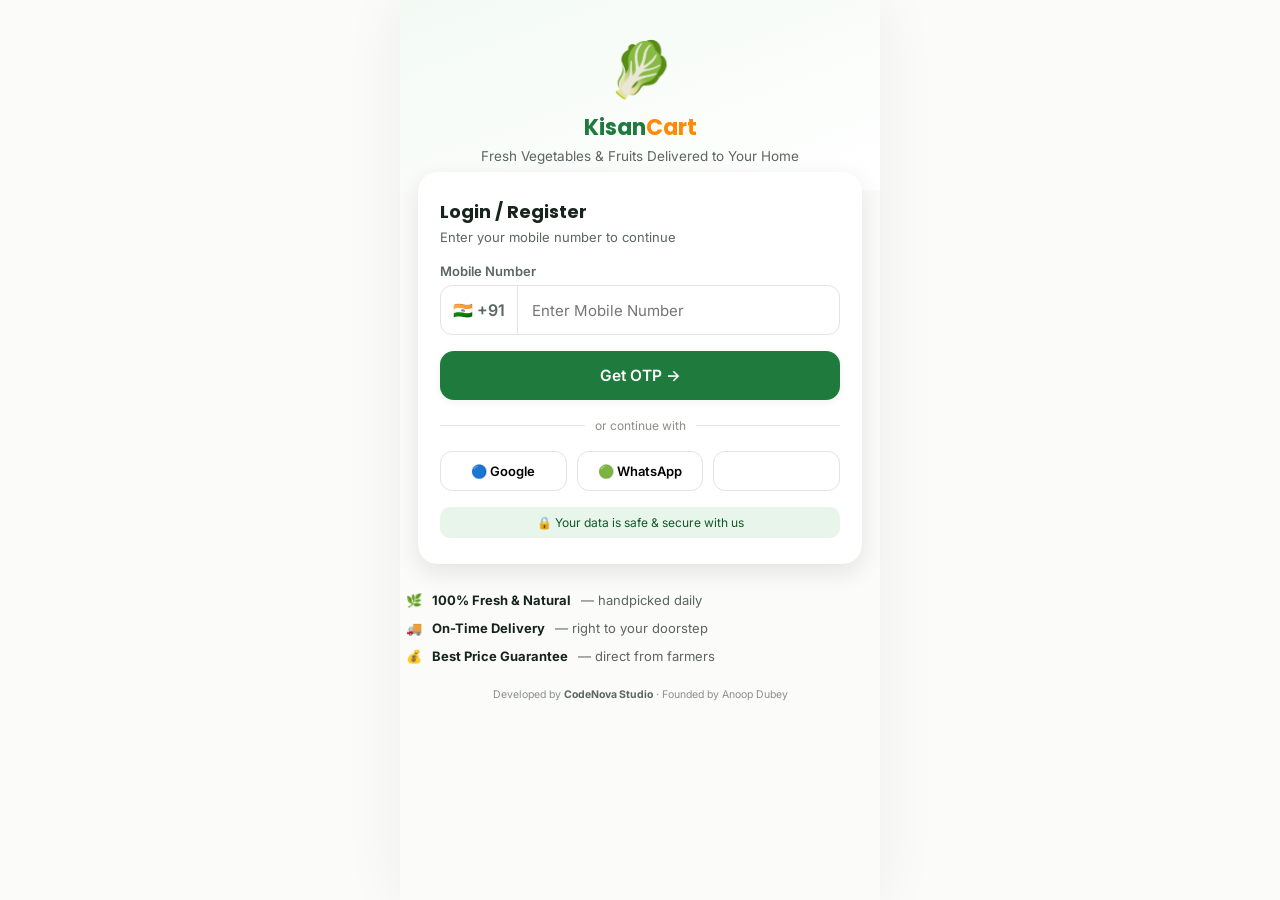
<file: login.html>
<!DOCTYPE html>
<html lang="en">
<head>
<meta charset="UTF-8">
<meta name="viewport" content="width=device-width, initial-scale=1.0, viewport-fit=cover">
<title>Login — KisanCart</title>
<meta name="theme-color" content="#1E7A3D">
<link rel="preconnect" href="https://fonts.googleapis.com">
<link href="https://fonts.googleapis.com/css2?family=Poppins:wght@600;700;800&family=Inter:wght@400;500;600;700&display=swap" rel="stylesheet">
<link rel="stylesheet" href="style.css">
</head>
<body>
<div class="app-shell">

  <!-- ================= STEP 1: MOBILE NUMBER ================= -->
  <div id="step-mobile" class="page">
    <div class="login-hero">
      <div class="emoji-logo">🥬</div>
      <h2><span style="color:var(--green)">Kisan</span><span style="color:var(--orange)">Cart</span></h2>
      <p>Fresh Vegetables &amp; Fruits Delivered to Your Home</p>
    </div>

    <div class="login-card">
      <h3>Login / Register</h3>
      <p class="sub">Enter your mobile number to continue</p>

      <div class="field">
        <label>Mobile Number</label>
        <div class="input-row">
          <span class="prefix">🇮🇳 +91</span>
          <input type="tel" id="mobile-input" maxlength="10" placeholder="Enter Mobile Number" inputmode="numeric">
        </div>
      </div>

      <button class="btn btn-primary" id="get-otp-btn">Get OTP →</button>

      <div class="divider-or">or continue with</div>
      <div class="social-row">
        <button class="social-btn" onclick="toast('Demo only — Google login simulated','🔵')">🔵 Google</button>
        <button class="social-btn" onclick="toast('Demo only — WhatsApp login simulated','🟢')">🟢 WhatsApp</button>
        <button class="social-btn" onclick="toast('Demo only — Apple login simulated','⚪')"></button>
      </div>

      <div class="trust-note">🔒 Your data is safe &amp; secure with us</div>
    </div>

    <ul class="feature-list">
      <li>🌿 <b>100% Fresh &amp; Natural</b> — handpicked daily</li>
      <li>🚚 <b>On-Time Delivery</b> — right to your doorstep</li>
      <li>💰 <b>Best Price Guarantee</b> — direct from farmers</li>
    </ul>
    <div class="app-footer-credit">Developed by <b>CodeNova Studio</b> · Founded by Anoop Dubey</div>
  </div>

  <!-- ================= STEP 2: OTP VERIFY ================= -->
  <div id="step-otp" class="page" style="display:none;">
    <div class="topbar">
      <button class="back-btn" onclick="goBackToMobile()">←</button>
      <h1>Verify OTP</h1>
    </div>
    <div style="padding:26px 22px;">
      <p style="font-size:13.5px;color:var(--text-soft);margin-bottom:22px;">
        Enter the 4-digit OTP sent to <b id="otp-mobile-display" style="color:var(--text)">+91 XXXXXXXXXX</b>
        &nbsp;<a href="#" onclick="goBackToMobile();return false;" style="color:var(--green);font-weight:600;">Change</a>
      </p>
      <div class="otp-boxes">
        <input type="tel" maxlength="1" class="otp-box">
        <input type="tel" maxlength="1" class="otp-box">
        <input type="tel" maxlength="1" class="otp-box">
        <input type="tel" maxlength="1" class="otp-box">
      </div>
      <p style="font-size:11.5px;color:var(--gray-500);margin:14px 0 22px;">Demo mode — any 4 digits will work. (No real OTP is sent.)</p>
      <button class="btn btn-primary" id="verify-otp-btn">Verify &amp; Continue</button>
      <button class="btn btn-ghost" style="margin-top:12px;" onclick="toast('OTP resent (demo)','📩')">Resend OTP</button>
    </div>
  </div>

  <!-- ================= STEP 3: REGISTRATION ================= -->
  <div id="step-register" class="page" style="display:none;">
    <div class="topbar">
      <h1>Complete Your Profile</h1>
    </div>
    <div style="padding:22px;">
      <p style="font-size:13px;color:var(--text-soft);margin-bottom:20px;">Just a few details so we can deliver fresh veggies right to you 🌿</p>

      <div class="field">
        <label>Full Name</label>
        <div class="input-row"><input type="text" id="reg-name" placeholder="e.g. Rahul Sharma"></div>
      </div>
      <div class="field">
        <label>Mobile Number</label>
        <div class="input-row"><input type="text" id="reg-mobile" disabled></div>
      </div>
      <div class="field">
        <label>Delivery Area</label>
        <div class="input-row">
          <select id="reg-area">
            <option>Mahmoorganj, Varanasi</option>
            <option>Sigra, Varanasi</option>
            <option>Lanka, Varanasi</option>
            <option>Bhelupur, Varanasi</option>
          </select>
        </div>
      </div>
      <div class="field">
        <label>Full Address</label>
        <div class="input-row"><input type="text" id="reg-address" placeholder="House no, Street, Landmark"></div>
      </div>

      <button class="btn btn-primary" id="save-profile-btn">Save &amp; Start Shopping</button>
    </div>
  </div>

</div>

<script src="script.js"></script>
<script>
  const mobileInput = document.getElementById("mobile-input");
  const getOtpBtn = document.getElementById("get-otp-btn");
  const stepMobile = document.getElementById("step-mobile");
  const stepOtp = document.getElementById("step-otp");
  const stepRegister = document.getElementById("step-register");

  mobileInput.addEventListener("input", () => {
    mobileInput.value = mobileInput.value.replace(/\D/g,"").slice(0,10);
  });

  getOtpBtn.addEventListener("click", () => {
    if (mobileInput.value.length !== 10) {
      toast("Enter a valid 10-digit mobile number", "⚠️");
      return;
    }
    document.getElementById("otp-mobile-display").textContent = "+91 " + mobileInput.value;
    stepMobile.style.display = "none";
    stepOtp.style.display = "block";
    setTimeout(() => document.querySelector(".otp-box").focus(), 100);
  });

  function goBackToMobile() {
    stepOtp.style.display = "none";
    stepMobile.style.display = "block";
  }

  // OTP auto-advance
  const otpBoxes = document.querySelectorAll(".otp-box");
  otpBoxes.forEach((box, i) => {
    box.addEventListener("input", () => {
      box.value = box.value.replace(/\D/g,"");
      if (box.value && i < otpBoxes.length - 1) otpBoxes[i+1].focus();
    });
    box.addEventListener("keydown", (e) => {
      if (e.key === "Backspace" && !box.value && i > 0) otpBoxes[i-1].focus();
    });
  });

  document.getElementById("verify-otp-btn").addEventListener("click", () => {
    const filled = Array.from(otpBoxes).every(b => b.value.length === 1);
    if (!filled) { toast("Enter all 4 digits","⚠️"); return; }

    toast("OTP verified!", "✅");
    const isNewUser = !localStorage.getItem("kisancart_profile");

    setTimeout(() => {
      if (isNewUser) {
        stepOtp.style.display = "none";
        stepRegister.style.display = "block";
        document.getElementById("reg-mobile").value = "+91 " + mobileInput.value;
      } else {
        localStorage.setItem("kisancart_logged_in", "1");
        window.location.href = "home.html";
      }
    }, 600);
  });

  document.getElementById("save-profile-btn").addEventListener("click", () => {
    const name = document.getElementById("reg-name").value.trim();
    if (!name) { toast("Please enter your name","⚠️"); return; }
    const profile = {
      name,
      mobile: document.getElementById("reg-mobile").value,
      area: document.getElementById("reg-area").value,
      address: document.getElementById("reg-address").value || "House details not added"
    };
    localStorage.setItem("kisancart_profile", JSON.stringify(profile));
    localStorage.setItem("kisancart_logged_in", "1");
    toast("Profile saved!", "✅");
    setTimeout(() => window.location.href = "home.html", 500);
  });
</script>
</body>
</html>
</file>
<file: style.css>
/* =========================================================
   KisanCart Demo — Shared Stylesheet
   Developed by CodeNova Studio | Founded by Anoop Dubey
   ========================================================= */

:root {
  --green: #1E7A3D;
  --green-dark: #14572B;
  --green-light: #E8F5EA;
  --green-pale: #F3FAF4;
  --orange: #FF8A00;
  --orange-light: #FFF3E2;
  --bg: #FBFBF9;
  --white: #FFFFFF;
  --gray-100: #F3F4F1;
  --gray-300: #E1E4DF;
  --gray-500: #8A9088;
  --text: #17241C;
  --text-soft: #5B6660;
  --radius-lg: 20px;
  --radius-md: 14px;
  --radius-sm: 10px;
  --shadow-sm: 0 2px 8px rgba(20, 40, 25, 0.06);
  --shadow-md: 0 8px 24px rgba(20, 40, 25, 0.10);
  --shadow-lg: 0 16px 40px rgba(20, 40, 25, 0.14);
  --font-display: 'Poppins', sans-serif;
  --font-body: 'Inter', sans-serif;
}

* { box-sizing: border-box; margin: 0; padding: 0; }

html, body {
  width: 100%;
  min-height: 100%;
  background: var(--bg);
  font-family: var(--font-body);
  color: var(--text);
  -webkit-tap-highlight-color: transparent;
  overscroll-behavior-y: none;
}

img { max-width: 100%; display: block; }
button { font-family: inherit; cursor: pointer; border: none; background: none; }
a { text-decoration: none; color: inherit; }
input, select { font-family: inherit; }

/* ---------- App Shell ---------- */
.app-shell {
  max-width: 480px;
  margin: 0 auto;
  min-height: 100vh;
  background: var(--bg);
  position: relative;
  display: flex;
  flex-direction: column;
  box-shadow: 0 0 60px rgba(0,0,0,0.06);
}

.status-fill { height: env(safe-area-inset-top, 0px); background: var(--green); }

/* ---------- Top App Bar ---------- */
.topbar {
  display: flex;
  align-items: center;
  gap: 12px;
  padding: 14px 18px;
  background: var(--white);
  border-bottom: 1px solid var(--gray-100);
  position: sticky;
  top: 0;
  z-index: 20;
}
.topbar .back-btn {
  width: 36px; height: 36px;
  display: flex; align-items: center; justify-content: center;
  border-radius: 50%;
  background: var(--gray-100);
  font-size: 18px;
  flex-shrink: 0;
}
.topbar h1 { font-family: var(--font-display); font-size: 17px; font-weight: 600; flex: 1; }

.logo-mark { display: flex; align-items: center; gap: 8px; }
.logo-mark .emoji { font-size: 24px; }
.logo-mark span.brand {
  font-family: var(--font-display);
  font-size: 20px;
  font-weight: 700;
}
.logo-mark span.brand b { color: var(--green); font-weight: 700; }
.logo-mark span.brand i { color: var(--orange); font-style: normal; font-weight: 700; }

/* ---------- Splash Screen ---------- */
.splash-wrap {
  min-height: 100vh;
  max-width: 480px;
  margin: 0 auto;
  background: linear-gradient(180deg, var(--green-pale) 0%, var(--white) 65%);
  display: flex;
  flex-direction: column;
  align-items: center;
  justify-content: center;
  text-align: center;
  padding: 32px;
}
.splash-wrap .emoji-logo {
  font-size: 72px;
  filter: drop-shadow(0 12px 16px rgba(20,40,25,0.20));
  animation: floatIn 1.1s ease-out;
}
.splash-wrap h1 {
  font-family: var(--font-display);
  font-size: 34px;
  font-weight: 700;
  margin-top: 18px;
}
.splash-wrap h1 b { color: var(--green); }
.splash-wrap h1 i { color: var(--orange); font-style: normal; }
.splash-wrap p.tagline {
  margin-top: 8px;
  color: var(--text-soft);
  font-size: 14.5px;
}
.splash-wrap .loader {
  margin-top: 40px;
  width: 140px;
  height: 5px;
  background: var(--gray-300);
  border-radius: 10px;
  overflow: hidden;
}
.splash-wrap .loader span {
  display: block;
  height: 100%;
  width: 40%;
  background: var(--green);
  border-radius: 10px;
  animation: loadBar 1.6s ease-in-out infinite;
}
@keyframes loadBar {
  0% { transform: translateX(-100%); }
  100% { transform: translateX(350%); }
}
@keyframes floatIn {
  0% { opacity: 0; transform: translateY(-14px) scale(0.9); }
  100% { opacity: 1; transform: translateY(0) scale(1); }
}

/* ---------- Buttons ---------- */
.btn {
  display: flex; align-items: center; justify-content: center; gap: 8px;
  width: 100%;
  padding: 15px 20px;
  border-radius: 14px;
  font-weight: 600;
  font-size: 15.5px;
  transition: transform 0.15s ease, box-shadow 0.15s ease;
}
.btn:active { transform: scale(0.97); }
.btn-primary { background: var(--green); color: var(--white); box-shadow: var(--shadow-sm); }
.btn-primary:disabled { background: var(--gray-300); color: var(--gray-500); }
.btn-outline { background: var(--white); color: var(--green); border: 1.5px solid var(--green); }
.btn-ghost { background: var(--green-light); color: var(--green-dark); }
.btn-sm { padding: 10px 16px; font-size: 14px; border-radius: 10px; width: auto; }

/* ---------- Forms ---------- */
.field { margin-bottom: 16px; }
.field label {
  display: block;
  font-size: 13px;
  font-weight: 600;
  color: var(--text-soft);
  margin-bottom: 6px;
}
.field .input-row {
  display: flex;
  align-items: center;
  border: 1.5px solid var(--gray-300);
  border-radius: 12px;
  background: var(--white);
  overflow: hidden;
}
.field .input-row.focus, .field .input-row:focus-within { border-color: var(--green); }
.field .prefix {
  padding: 0 12px;
  font-weight: 600;
  color: var(--text-soft);
  border-right: 1.5px solid var(--gray-300);
  height: 48px;
  display: flex; align-items: center;
}
.field input, .field select {
  flex: 1;
  border: none;
  outline: none;
  padding: 13px 14px;
  font-size: 15px;
  background: transparent;
  width: 100%;
}
.otp-boxes { display: flex; gap: 10px; }
.otp-boxes input {
  width: 100%;
  text-align: center;
  font-size: 20px;
  font-weight: 700;
  border: 1.5px solid var(--gray-300);
  border-radius: 12px;
  height: 54px;
  background: var(--white);
}
.otp-boxes input:focus { border-color: var(--green); outline: none; }

/* ---------- Login Page ---------- */
.login-hero {
  background: linear-gradient(160deg, var(--green-pale), var(--white));
  padding: 36px 24px 26px;
  text-align: center;
}
.login-hero .emoji-logo { font-size: 54px; }
.login-hero h2 { font-family: var(--font-display); font-weight: 700; font-size: 22px; margin-top: 10px; }
.login-hero p { color: var(--text-soft); font-size: 13.5px; margin-top: 4px; }
.login-card {
  background: var(--white);
  margin: -18px 18px 0;
  border-radius: var(--radius-lg);
  box-shadow: var(--shadow-md);
  padding: 26px 22px;
  position: relative;
  z-index: 5;
}
.login-card h3 { font-family: var(--font-display); font-size: 18px; margin-bottom: 4px; }
.login-card p.sub { color: var(--text-soft); font-size: 13px; margin-bottom: 18px; }
.divider-or { display: flex; align-items: center; gap: 10px; margin: 18px 0; color: var(--gray-500); font-size: 12px; }
.divider-or::before, .divider-or::after { content: ""; flex: 1; height: 1px; background: var(--gray-300); }
.social-row { display: flex; gap: 10px; }
.social-btn {
  flex: 1;
  border: 1.5px solid var(--gray-300);
  border-radius: 12px;
  padding: 11px 6px;
  display: flex; align-items: center; justify-content: center; gap: 6px;
  font-size: 13px;
  font-weight: 600;
}
.trust-note {
  margin-top: 16px;
  text-align: center;
  font-size: 12px;
  color: var(--green-dark);
  background: var(--green-light);
  padding: 8px;
  border-radius: 10px;
}
.feature-list { list-style: none; margin-top: 22px; padding: 0 6px; }
.feature-list li { display: flex; gap: 10px; align-items: center; font-size: 13px; padding: 6px 0; color: var(--text-soft); }
.feature-list li b { color: var(--text); }

/* ---------- Home ---------- */
.content-area { flex: 1; padding-bottom: 90px; overflow-x: hidden; }

.announce-bar {
  background: var(--green-dark);
  color: var(--white);
  font-size: 11.5px;
  text-align: center;
  padding: 6px 10px;
  letter-spacing: 0.2px;
}

.home-topbar {
  display: flex; align-items: center; justify-content: space-between;
  padding: 14px 18px 10px;
  background: var(--white);
}
.location-chip { display: flex; align-items: center; gap: 6px; }
.location-chip .lbl { font-size: 11px; color: var(--text-soft); }
.location-chip .val { font-size: 13.5px; font-weight: 700; display: flex; align-items: center; gap: 4px; }
.topbar-icons { display: flex; gap: 14px; align-items: center; font-size: 19px; position: relative; }
.cart-badge {
  position: absolute; top: -6px; right: -8px;
  background: var(--orange); color: white; font-size: 10px; font-weight: 700;
  width: 17px; height: 17px; border-radius: 50%;
  display: flex; align-items: center; justify-content: center;
}

.search-wrap { padding: 4px 18px 14px; background: var(--white); }
.search-box {
  display: flex; align-items: center; gap: 8px;
  background: var(--gray-100);
  border-radius: 12px;
  padding: 11px 14px;
  font-size: 13.5px;
  color: var(--gray-500);
}

.hero-banner {
  margin: 14px 18px 0;
  background: linear-gradient(120deg, var(--green) 0%, var(--green-dark) 100%);
  border-radius: var(--radius-lg);
  padding: 22px;
  color: white;
  position: relative;
  overflow: hidden;
}
.hero-banner .tag { background: var(--orange); font-size: 10.5px; font-weight: 700; padding: 4px 10px; border-radius: 20px; display: inline-block; margin-bottom: 10px; }
.hero-banner h2 { font-family: var(--font-display); font-size: 21px; font-weight: 700; line-height: 1.25; max-width: 70%; }
.hero-banner p { font-size: 12.5px; opacity: 0.9; margin-top: 6px; max-width: 65%; }
.hero-banner .emoji-deco { position: absolute; right: -6px; bottom: -10px; font-size: 68px; opacity: 0.95; transform: rotate(-6deg); filter: drop-shadow(0 10px 14px rgba(0,0,0,0.20)); }

.section { padding: 22px 18px 0; }
.section-head { display: flex; align-items: center; justify-content: space-between; margin-bottom: 12px; }
.section-head h3 { font-family: var(--font-display); font-size: 16.5px; font-weight: 700; }
.section-head .see-all { font-size: 12.5px; color: var(--green); font-weight: 600; }

.cat-scroll { display: flex; gap: 14px; overflow-x: auto; padding-bottom: 4px; scrollbar-width: none; }
.cat-scroll::-webkit-scrollbar { display: none; }
.cat-item { flex-shrink: 0; width: 74px; text-align: center; }
.cat-item .cat-circle {
  width: 64px; height: 64px; border-radius: 50%;
  background: radial-gradient(circle at 50% 35%, #FFFFFF 0%, var(--green-light) 70%, var(--green-pale) 100%);
  display: flex; align-items: center; justify-content: center;
  font-size: 28px;
  margin: 0 auto 6px;
  box-shadow: 0 4px 12px rgba(30,122,61,0.14), inset 0 0 0 1px rgba(30,122,61,0.10);
  transition: transform 0.15s ease;
}
.cat-item:active .cat-circle { transform: scale(0.93); }
.cat-item span { font-size: 11.5px; font-weight: 600; color: var(--text-soft); }
.cat-item.active .cat-circle { background: var(--green); }

.product-grid { display: grid; grid-template-columns: 1fr 1fr; gap: 14px; }
.product-card {
  background: var(--white);
  border-radius: var(--radius-md);
  box-shadow: var(--shadow-sm);
  overflow: hidden;
  position: relative;
}
.product-card .img-wrap {
  height: 108px; display: flex; align-items: center; justify-content: center;
  background: radial-gradient(circle at 50% 38%, #FFFFFF 0%, var(--green-pale) 55%, var(--green-light) 100%);
  font-size: 46px; position: relative; overflow: hidden;
}
.product-card .img-wrap::after {
  content: ""; position: absolute; left: 50%; bottom: 14px; transform: translateX(-50%);
  width: 46px; height: 10px; border-radius: 50%; background: rgba(20,40,25,0.10); filter: blur(3px);
}
.emoji-ico { display: inline-block; filter: drop-shadow(0 6px 6px rgba(20,40,25,0.18)); transition: transform 0.2s ease; position: relative; z-index: 1; }
.product-card .img-wrap:active .emoji-ico { transform: scale(0.92); }
.product-card .discount-tag {
  position: absolute; top: 8px; left: 8px;
  background: var(--orange); color: white; font-size: 10px; font-weight: 700;
  padding: 3px 7px; border-radius: 6px;
}
.product-card .fav { position: absolute; top: 8px; right: 8px; font-size: 15px; }
.product-card .info { padding: 10px 12px 12px; }
.product-card .pname { font-size: 13.5px; font-weight: 600; margin-bottom: 2px; }
.product-card .punit { font-size: 11px; color: var(--gray-500); margin-bottom: 6px; }
.product-card .price-row { display: flex; align-items: center; gap: 6px; margin-bottom: 8px; }
.product-card .price { font-weight: 700; font-size: 14.5px; }
.product-card .mrp { font-size: 11.5px; color: var(--gray-500); text-decoration: line-through; }
.add-btn {
  width: 100%; padding: 7px; border-radius: 8px;
  background: var(--green-light); color: var(--green-dark);
  font-weight: 700; font-size: 12.5px;
  display: flex; align-items: center; justify-content: center; gap: 5px;
}
.qty-stepper {
  display: flex; align-items: center; justify-content: space-between;
  background: var(--green); border-radius: 8px; padding: 5px 10px;
}
.qty-stepper button { color: white; font-weight: 800; font-size: 15px; width: 18px; }
.qty-stepper .qty-val { color: white; font-weight: 700; font-size: 13px; }

.info-strip { display: flex; justify-content: space-between; padding: 20px 18px 6px; }
.info-strip .item { text-align: center; flex: 1; }
.info-strip .item .ic { font-size: 22px; }
.info-strip .item p { font-size: 10.5px; color: var(--text-soft); margin-top: 4px; font-weight: 600; }

/* ---------- Bottom Nav ---------- */
.bottom-nav {
  position: fixed;
  bottom: 0; left: 50%; transform: translateX(-50%);
  width: 100%; max-width: 480px;
  background: var(--white);
  border-top: 1px solid var(--gray-100);
  display: flex;
  padding: 8px 6px calc(8px + env(safe-area-inset-bottom, 0px));
  box-shadow: 0 -4px 16px rgba(0,0,0,0.05);
  z-index: 50;
}
.nav-item {
  flex: 1; display: flex; flex-direction: column; align-items: center; gap: 3px;
  color: var(--gray-500); font-size: 10.5px; font-weight: 600;
  padding: 4px 0;
  position: relative;
}
.nav-item .ic { font-size: 20px; }
.nav-item.active { color: var(--green); }
.nav-item .nav-badge {
  position: absolute; top: -2px; right: 18px;
  background: var(--orange); color: white; font-size: 9px; font-weight: 700;
  width: 15px; height: 15px; border-radius: 50%;
  display: flex; align-items: center; justify-content: center;
}

/* ---------- Product Detail ---------- */
.pd-gallery {
  height: 260px;
  background: radial-gradient(circle at 50% 40%, #FFFFFF 0%, var(--green-pale) 55%, var(--green-light) 100%);
  display: flex; align-items: center; justify-content: center; font-size: 100px; position: relative;
}
.pd-gallery::after {
  content: ""; position: absolute; left: 50%; bottom: 40px; transform: translateX(-50%);
  width: 100px; height: 20px; border-radius: 50%; background: rgba(20,40,25,0.10); filter: blur(5px);
}
.pd-gallery .dots { position: absolute; bottom: 12px; left: 50%; transform: translateX(-50%); display: flex; gap: 5px; }
.pd-gallery .dots span { width: 6px; height: 6px; border-radius: 50%; background: var(--gray-300); }
.pd-gallery .dots span.on { background: var(--green); width: 16px; border-radius: 4px; }
.pd-body { padding: 20px 18px 140px; }
.pd-body h2 { font-family: var(--font-display); font-size: 21px; font-weight: 700; }
.pd-body .unit { color: var(--text-soft); font-size: 13px; margin-top: 2px; }
.pd-price-row { display: flex; align-items: center; gap: 10px; margin: 14px 0; }
.pd-price-row .price { font-size: 24px; font-weight: 800; color: var(--green-dark); }
.pd-price-row .mrp { font-size: 14px; color: var(--gray-500); text-decoration: line-through; }
.pd-price-row .disc { background: var(--orange-light); color: var(--orange); font-size: 11.5px; font-weight: 700; padding: 3px 8px; border-radius: 6px; }
.pd-qty-row { display: flex; align-items: center; justify-content: space-between; background: var(--gray-100); border-radius: 12px; padding: 10px 16px; margin-bottom: 20px; }
.pd-qty-row .lbl { font-size: 13.5px; font-weight: 600; }
.pd-stepper { display: flex; align-items: center; gap: 16px; }
.pd-stepper button { width: 32px; height: 32px; border-radius: 50%; background: var(--green); color: white; font-size: 17px; font-weight: 800; }
.pd-stepper .val { font-weight: 700; min-width: 20px; text-align: center; }
.pd-tabs { display: flex; gap: 8px; margin-bottom: 12px; }
.pd-tab { padding: 8px 16px; border-radius: 20px; background: var(--gray-100); font-size: 12.5px; font-weight: 600; }
.pd-tab.active { background: var(--green); color: white; }
.pd-desc { font-size: 13.5px; color: var(--text-soft); line-height: 1.6; margin-bottom: 20px; }
.nutrition-grid { display: grid; grid-template-columns: repeat(3, 1fr); gap: 10px; margin-bottom: 20px; }
.nutrition-grid .nut-card { background: var(--green-pale); border-radius: 10px; padding: 12px 8px; text-align: center; }
.nutrition-grid .nut-card b { display: block; font-size: 15px; color: var(--green-dark); }
.nutrition-grid .nut-card span { font-size: 10.5px; color: var(--text-soft); }
.related-scroll { display: flex; gap: 12px; overflow-x: auto; }
.pd-sticky-bar {
  position: fixed; bottom: 0; left: 50%; transform: translateX(-50%);
  width: 100%; max-width: 480px;
  background: white; padding: 12px 18px calc(12px + env(safe-area-inset-bottom,0px));
  display: flex; gap: 10px; box-shadow: 0 -6px 20px rgba(0,0,0,0.08); z-index: 60;
}

/* ---------- Cart ---------- */
.cart-item {
  display: flex; gap: 12px; align-items: center;
  background: var(--white); border-radius: var(--radius-md);
  padding: 12px; margin-bottom: 12px; box-shadow: var(--shadow-sm);
}
.cart-item .thumb { width: 56px; height: 56px; border-radius: 12px; background: radial-gradient(circle at 50% 35%, #FFFFFF 0%, var(--green-pale) 70%, var(--green-light) 100%); display: flex; align-items: center; justify-content: center; font-size: 28px; flex-shrink: 0; box-shadow: inset 0 0 0 1px rgba(30,122,61,0.10); }
.cart-item .meta { flex: 1; }
.cart-item .meta .name { font-weight: 600; font-size: 14px; }
.cart-item .meta .unit { font-size: 11.5px; color: var(--gray-500); margin: 2px 0 6px; }
.cart-item .meta .price { font-weight: 700; font-size: 13.5px; }
.cart-item .side { display: flex; flex-direction: column; align-items: flex-end; gap: 10px; }
.mini-stepper { display: flex; align-items: center; gap: 10px; background: var(--gray-100); border-radius: 8px; padding: 4px 8px; }
.mini-stepper button { font-weight: 800; font-size: 14px; color: var(--green-dark); }
.remove-link { font-size: 11px; color: #D64545; font-weight: 600; }

.summary-card { background: var(--white); border-radius: var(--radius-md); padding: 16px 18px; box-shadow: var(--shadow-sm); margin-top: 16px; }
.summary-row { display: flex; justify-content: space-between; font-size: 13.5px; padding: 6px 0; color: var(--text-soft); }
.summary-row.total { border-top: 1px dashed var(--gray-300); margin-top: 6px; padding-top: 12px; font-weight: 700; font-size: 15.5px; color: var(--text); }
.summary-row .free { color: var(--green); font-weight: 700; }

.empty-state { text-align: center; padding: 60px 30px; color: var(--text-soft); }
.empty-state .ic { font-size: 56px; margin-bottom: 14px; }

/* ---------- Checkout ---------- */
.addr-card, .slot-card, .pay-card {
  background: var(--white); border-radius: var(--radius-md); padding: 16px; box-shadow: var(--shadow-sm); margin-bottom: 14px;
}
.addr-card .tag { display:inline-block; background: var(--green-light); color: var(--green-dark); font-size: 10.5px; font-weight: 700; padding: 3px 9px; border-radius: 6px; margin-bottom: 8px; }
.addr-card h4 { font-size: 14.5px; margin-bottom: 3px; }
.addr-card p { font-size: 12.5px; color: var(--text-soft); line-height: 1.5; }
.slot-options, .pay-options { display: flex; flex-direction: column; gap: 10px; }
.option-row {
  display: flex; align-items: center; gap: 12px;
  border: 1.5px solid var(--gray-300); border-radius: 12px; padding: 12px 14px;
}
.option-row.selected { border-color: var(--green); background: var(--green-pale); }
.option-row .radio { width: 18px; height: 18px; border-radius: 50%; border: 2px solid var(--gray-300); flex-shrink: 0; position: relative; }
.option-row.selected .radio { border-color: var(--green); }
.option-row.selected .radio::after { content:""; position:absolute; inset:3px; background: var(--green); border-radius: 50%; }
.option-row .txt b { display: block; font-size: 13.5px; }
.option-row .txt span { font-size: 11.5px; color: var(--gray-500); }

/* ---------- Success ---------- */
.success-wrap { text-align: center; padding: 60px 26px 40px; }
.success-wrap .check-circle {
  width: 96px; height: 96px; border-radius: 50%;
  background: var(--green-light); color: var(--green);
  font-size: 50px; display: flex; align-items: center; justify-content: center;
  margin: 0 auto 20px;
  animation: popIn 0.5s cubic-bezier(.34,1.56,.64,1);
}
@keyframes popIn { 0% { transform: scale(0.4); opacity: 0; } 100% { transform: scale(1); opacity: 1; } }
.success-wrap h2 { font-family: var(--font-display); font-size: 22px; margin-bottom: 6px; }
.success-wrap p { color: var(--text-soft); font-size: 13.5px; }
.order-id-box { background: var(--gray-100); border-radius: 12px; padding: 14px; margin: 22px 0; }
.order-id-box .lbl { font-size: 11px; color: var(--gray-500); }
.order-id-box .val { font-size: 17px; font-weight: 700; letter-spacing: 0.5px; }
.eta-box { display: flex; align-items: center; justify-content: center; gap: 8px; font-size: 13px; color: var(--green-dark); font-weight: 600; margin-bottom: 26px; }

/* ---------- Orders ---------- */
.order-status-tabs { display: flex; gap: 8px; overflow-x: auto; padding: 4px 0 16px; scrollbar-width: none; }
.order-status-tabs::-webkit-scrollbar{display:none;}
.order-status-tabs .tab { flex-shrink: 0; padding: 8px 15px; border-radius: 20px; background: var(--gray-100); font-size: 12.5px; font-weight: 600; }
.order-status-tabs .tab.active { background: var(--green); color: white; }
.order-card { background: var(--white); border-radius: var(--radius-md); padding: 14px 16px; box-shadow: var(--shadow-sm); margin-bottom: 14px; }
.order-card .top-row { display: flex; justify-content: space-between; align-items: flex-start; margin-bottom: 10px; }
.order-card .oid { font-weight: 700; font-size: 13.5px; }
.order-card .odate { font-size: 11px; color: var(--gray-500); }
.status-pill { font-size: 10.5px; font-weight: 700; padding: 4px 10px; border-radius: 20px; }
.status-pill.pending { background: #FFF3E2; color: #C9720B; }
.status-pill.processing { background: #E3F0FF; color: #1D6FD6; }
.status-pill.out { background: #F1E8FF; color: #7B3FE4; }
.status-pill.delivered { background: var(--green-light); color: var(--green-dark); }
.status-pill.cancelled { background: #FDE4E4; color: #C23535; }
.order-card .items-line { font-size: 12.5px; color: var(--text-soft); margin-bottom: 10px; }
.timeline { display: flex; margin: 12px 0 4px; }
.timeline .step { flex: 1; text-align: center; position: relative; }
.timeline .step .dot { width: 12px; height: 12px; border-radius: 50%; background: var(--gray-300); margin: 0 auto 6px; }
.timeline .step.done .dot { background: var(--green); }
.timeline .step::before { content: ""; position: absolute; top: 5px; left: -50%; width: 100%; height: 2px; background: var(--gray-300); z-index: -1; }
.timeline .step:first-child::before { display: none; }
.timeline .step.done::before { background: var(--green); }
.timeline .step span { font-size: 9.5px; color: var(--gray-500); }
.order-card .foot-row { display: flex; justify-content: space-between; align-items: center; padding-top: 10px; border-top: 1px solid var(--gray-100); }
.order-card .total-amt { font-weight: 700; font-size: 14px; }

/* ---------- Account ---------- */
.profile-head { display: flex; align-items: center; gap: 14px; padding: 22px 18px; background: var(--white); }
.profile-head .avatar { width: 58px; height: 58px; border-radius: 50%; background: var(--green-light); display: flex; align-items: center; justify-content: center; font-size: 26px; font-weight: 700; color: var(--green-dark); }
.profile-head h3 { font-size: 16px; font-weight: 700; }
.profile-head p { font-size: 12.5px; color: var(--text-soft); }
.menu-list { background: var(--white); margin: 14px 18px; border-radius: var(--radius-md); box-shadow: var(--shadow-sm); overflow: hidden; }
.menu-row { display: flex; align-items: center; gap: 14px; padding: 15px 16px; border-bottom: 1px solid var(--gray-100); font-size: 14px; font-weight: 500; }
.menu-row:last-child { border-bottom: none; }
.menu-row .ic { font-size: 19px; width: 22px; text-align: center; }
.menu-row .arrow { margin-left: auto; color: var(--gray-500); }
.menu-row.danger { color: #C23535; }

/* ---------- Modal / Overlay ---------- */
.overlay {
  position: fixed; inset: 0; background: rgba(15,25,18,0.5);
  display: flex; align-items: flex-end; justify-content: center;
  z-index: 100; opacity: 0; pointer-events: none; transition: opacity 0.25s ease;
}
.overlay.show { opacity: 1; pointer-events: all; }
.sheet {
  background: white; width: 100%; max-width: 480px;
  border-radius: 22px 22px 0 0; padding: 22px 20px calc(24px + env(safe-area-inset-bottom,0px));
  transform: translateY(100%); transition: transform 0.3s cubic-bezier(.32,.72,0,1);
  max-height: 85vh; overflow-y: auto;
}
.overlay.show .sheet { transform: translateY(0); }
.sheet .handle { width: 40px; height: 4px; background: var(--gray-300); border-radius: 4px; margin: 0 auto 16px; }
.toast {
  position: fixed; bottom: 100px; left: 50%; transform: translateX(-50%) translateY(20px);
  background: var(--text); color: white; padding: 12px 20px; border-radius: 30px;
  font-size: 13px; font-weight: 600; z-index: 200; opacity: 0; transition: all 0.3s ease;
  display: flex; align-items: center; gap: 8px; white-space: nowrap;
}
.toast.show { opacity: 1; transform: translateX(-50%) translateY(0); }

.page { animation: fadeSlide 0.28s ease; }
@keyframes fadeSlide { from { opacity: 0; transform: translateY(8px); } to { opacity: 1; transform: translateY(0); } }

/* ---------- Footer credit ---------- */
.app-footer-credit {
  text-align: center;
  font-size: 10.5px;
  color: var(--gray-500);
  padding: 18px 10px 10px;
}
.app-footer-credit b { color: var(--text-soft); }

/* ---------- Admin Panel ---------- */
.admin-body { display: flex; min-height: 100vh; background: var(--gray-100); font-family: var(--font-body); }
.admin-sidebar {
  width: 230px; background: var(--green-dark); color: white; flex-shrink: 0;
  padding: 20px 14px; display: flex; flex-direction: column; gap: 4px;
}
.admin-sidebar .brand { display: flex; align-items: center; gap: 8px; padding: 8px 10px 22px; font-family: var(--font-display); font-weight: 700; font-size: 17px; }
.admin-sidebar .s-link { display: flex; align-items: center; gap: 11px; padding: 11px 12px; border-radius: 10px; font-size: 13.5px; font-weight: 500; opacity: 0.85; }
.admin-sidebar .s-link.active { background: rgba(255,255,255,0.14); opacity: 1; font-weight: 700; }
.admin-sidebar .s-link .ic { font-size: 17px; width: 20px; text-align: center; }
.admin-main { flex: 1; padding: 26px 30px; overflow-x: hidden; }
.admin-topbar { display: flex; justify-content: space-between; align-items: center; margin-bottom: 22px; }
.admin-topbar h2 { font-family: var(--font-display); font-size: 22px; }
.admin-topbar p { font-size: 12.5px; color: var(--text-soft); }
.kpi-grid { display: grid; grid-template-columns: repeat(4, 1fr); gap: 16px; margin-bottom: 24px; }
.kpi-card { background: white; border-radius: 16px; padding: 18px 20px; box-shadow: var(--shadow-sm); }
.kpi-card .top { display: flex; justify-content: space-between; align-items: center; margin-bottom: 12px; }
.kpi-card .ic-box { width: 38px; height: 38px; border-radius: 10px; display: flex; align-items: center; justify-content: center; font-size: 18px; }
.kpi-card .val { font-family: var(--font-display); font-size: 24px; font-weight: 700; }
.kpi-card .lbl { font-size: 12px; color: var(--text-soft); margin-top: 2px; }
.kpi-card .delta { font-size: 11px; font-weight: 700; color: var(--green); }
.admin-grid-2 { display: grid; grid-template-columns: 1.6fr 1fr; gap: 18px; margin-bottom: 20px; }
.panel { background: white; border-radius: 16px; padding: 20px; box-shadow: var(--shadow-sm); }
.panel h3 { font-family: var(--font-display); font-size: 15px; margin-bottom: 16px; }
.bar-chart { display: flex; align-items: flex-end; gap: 10px; height: 160px; }
.bar-chart .bar { flex: 1; background: linear-gradient(180deg, var(--green) 0%, var(--green-light) 100%); border-radius: 6px 6px 0 0; position: relative; }
.bar-chart .bar span { position: absolute; bottom: -20px; left: 0; right: 0; text-align: center; font-size: 10px; color: var(--gray-500); }
.admin-table { width: 100%; border-collapse: collapse; font-size: 13px; }
.admin-table th { text-align: left; padding: 10px 8px; color: var(--gray-500); font-weight: 600; font-size: 11.5px; border-bottom: 1.5px solid var(--gray-100); text-transform: uppercase; letter-spacing: 0.3px; }
.admin-table td { padding: 12px 8px; border-bottom: 1px solid var(--gray-100); }
.quick-actions { display: flex; flex-direction: column; gap: 10px; }
.quick-actions button { display: flex; align-items: center; gap: 10px; padding: 12px 14px; border-radius: 10px; background: var(--green-pale); font-size: 13px; font-weight: 600; color: var(--green-dark); }

@media (max-width: 900px) {
  .admin-sidebar { display: none; }
  .kpi-grid { grid-template-columns: repeat(2, 1fr); }
  .admin-grid-2 { grid-template-columns: 1fr; }
}
</file>
